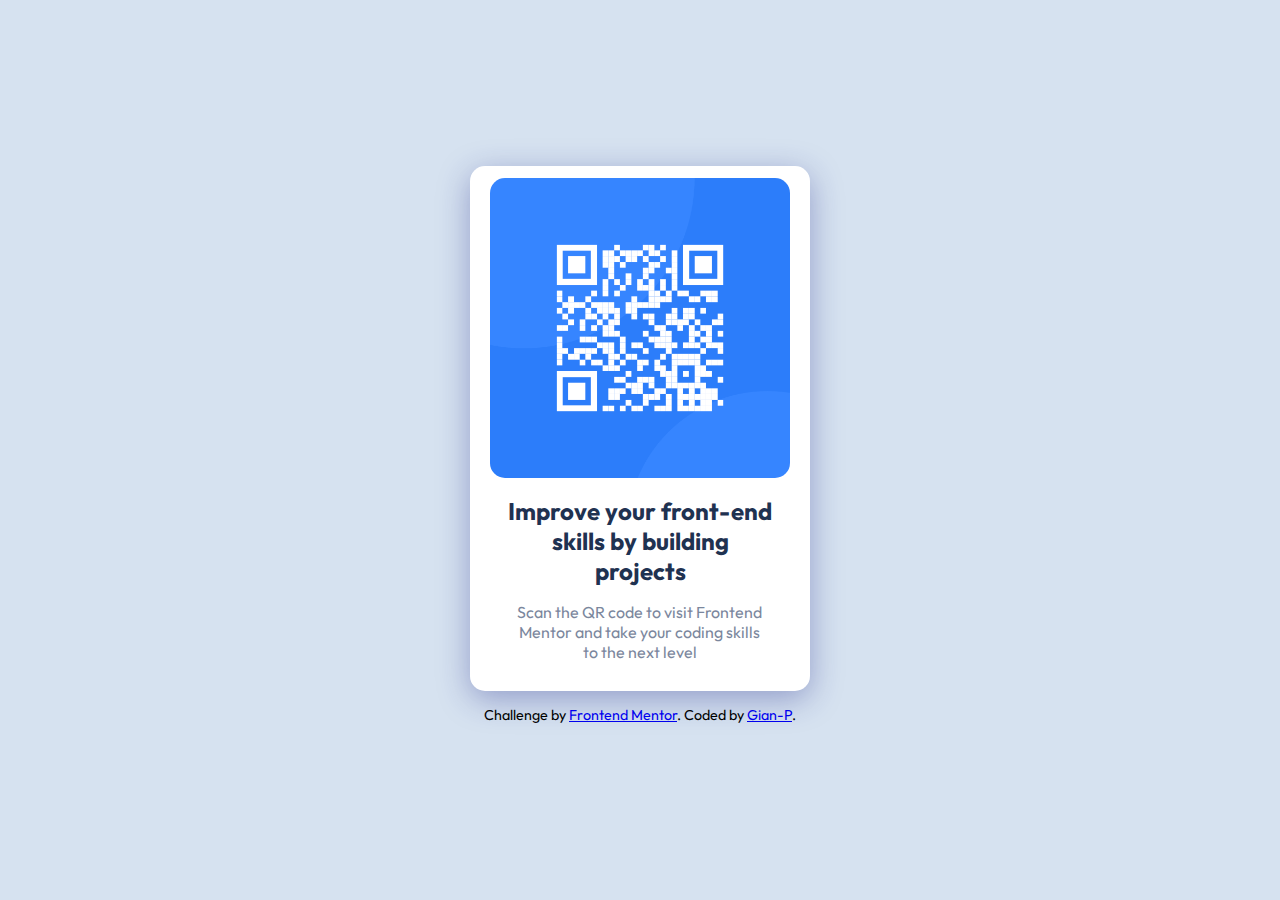
<file: Qr-code-component-challenge/index.html>
<!DOCTYPE html>
<html lang="en">
<head>
  <meta charset="UTF-8">
  <meta name="viewport" content="width=device-width, initial-scale=1.0">
  <link rel="stylesheet" href="style.css">
  <!-- displays site properly based on user's device -->
  <link rel="preconnect" href="https://fonts.googleapis.com">
  <link rel="preconnect" href="https://fonts.gstatic.com" crossorigin>
  <link href="https://fonts.googleapis.com/css2?family=Outfit:wght@400;700&display=swap" rel="stylesheet">
  <link rel="icon" type="image/png" sizes="32x32" href="./images/favicon-32x32.png">
  
  <title>Frontend Mentor | QR code component</title>

  <!-- Feel free to remove these styles or customise in your own stylesheet 👍 -->
  <style>
    .attribution { font-size: 11px; text-align: center; }
    .attribution a { color: hsl(228, 45%, 44%); }
  </style>
</head>
<body>
  <div class="container">
    <img src="images/image-qr-code.png" alt="Qr photo">
    <h2>Improve your front-end skills by building projects</h2>
    <p>Scan the QR code to visit Frontend Mentor and take your coding skills to the next level</p>
  </div>
  <div class="footer">
    Challenge by <a href="https://www.frontendmentor.io?ref=challenge" target="_blank">Frontend Mentor</a>. 
    Coded by <a href="https://github.com/Gian-P" target="_blank">Gian-P</a>.
  </div>
</body>
</html>
</file>
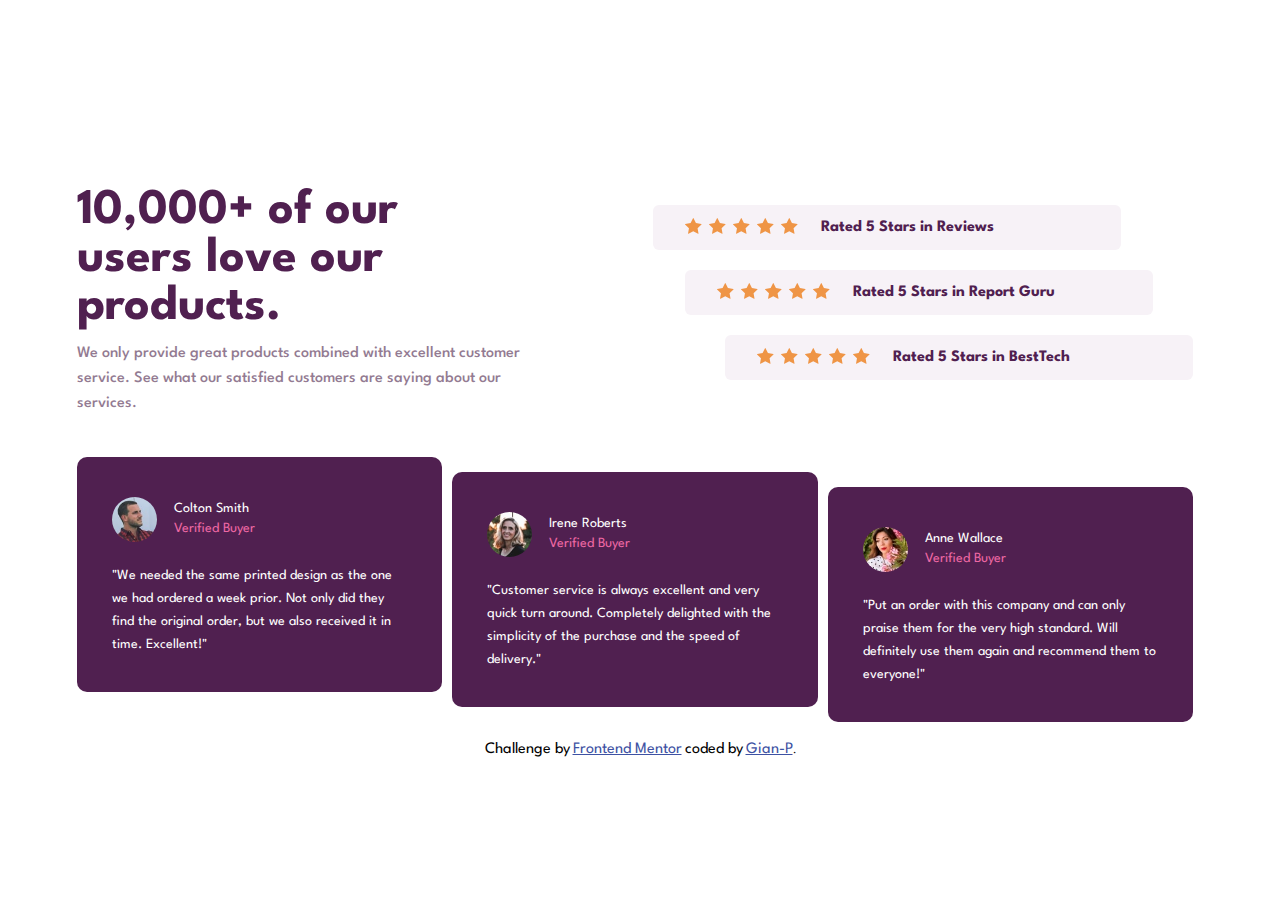
<file: Social-proof-section-master-flexbox/index.html>
<!DOCTYPE html>
<html lang="en">
  <head>
    <meta charset="UTF-8" />
    <meta name="viewport" content="width=device-width, initial-scale=1.0" />
    <!-- displays site properly based on user's device -->

    <link
      rel="icon"
      type="image/png"
      sizes="32x32"
      href="./images/favicon-32x32.png"
    />

    <title>Frontend Mentor | Social proof section</title>
    <link rel="stylesheet" href="style.css">
    <link rel="preconnect" href="https://fonts.googleapis.com">
    <link rel="preconnect" href="https://fonts.gstatic.com" crossorigin>
    <link href="https://fonts.googleapis.com/css2?family=Spartan:wght@400;500;700&display=swap" rel="stylesheet">
    <script src="./script.js" defer></script>
    <!-- Feel free to remove these styles or customise in your own stylesheet 👍 -->
    <style>
      .attribution {
        font-size: 11px;
        text-align: center;
      }
      .attribution a {
        color: hsl(228, 45%, 44%);
      }
    </style>
  </head>
  <body>
    <div class="main-container">
      <div class="header-container">
        <div class="RightSide-header-container">
          <h1>
            10,000+ of our users love our products.
          </h1>
          <p>
            We only provide great products combined with excellent customer service.
            See what our satisfied customers are saying about our services.
          </p>
        </div>
      <br>
      <br>
        <div class="LeftSide-header-container">
          <span class="first-5-stars Common-star-styles">
            <div class="stars-container1 star-styles">
            </div>
            <span class="common-span-class">
              Rated 5 Stars in Reviews
            </span> 
          </span>
          <span class="second-5-stars Common-star-styles">
            <div class="stars-container2 star-styles">
            </div>
            <span class="common-span-class">
              Rated 5 Stars in Report Guru
            </span>
          </span>
          <span class="third-5-stars Common-star-styles">
            <div class="stars-container3 star-styles">
            </div>
            <span class="common-span-class">
              Rated 5 Stars in BestTech
            </span>
          </span>
        </div>
      </div>
      <br>
      <div class="footer-container">
        <div class="Card1-footer-container Card-Common-Styles Coltons-div">
          <div class="div-card-common-styles">
            <img src="./images/image-colton.jpg" alt="Foto de Colton" class="common-img-styles">
            <span class="CommonStyles name">Colton Smith</span>
            <span class="CommonStyles tag">Verified Buyer</span>
            <p class="Card-paragraph-Common-Styles">
              "We needed the same printed design as the one we had ordered a week prior.
              Not only did they find the original order, but we also received it in time.
              Excellent!"
            </p>
          </div>
        </div>
        <br>
        <div class="Card2-footer-container Card-Common-Styles Irenes-div">
          <div class="div-card-common-styles">
            <img src="./images/image-irene.jpg" alt="Foto de Irene" class="common-img-styles">
            <span class="CommonStyles name">Irene Roberts</span>
            <span class="CommonStyles tag">Verified Buyer</span> 
            <p class="Card-paragraph-Common-Styles">
              "Customer service is always excellent and very quick turn around. Completely
              delighted with the simplicity of the purchase and the speed of delivery."
            </p>
          </div>
        </div>
        <br>
        <div class="Card3-footer-container Card-Common-Styles Annes-div">
          <div class="div-card-common-styles">
            <img src="./images/image-anne.jpg" alt="Foto de Anne" class="common-img-styles">
            <span class="CommonStyles name">Anne Wallace</span>
            <span class="CommonStyles tag">Verified Buyer</span> 
            <p class="Card-paragraph-Common-Styles">
              "Put an order with this company and can only praise them for the very high
              standard. Will definitely use them again and recommend them to everyone!"
            </p>
          </div>
        </div>
      </div>
    </div>
    <br>
    <div class="attribution">
      <span class="footer">Challenge by</span>
      <a href="https://www.frontendmentor.io?ref=challenge" target="_blank"
        >Frontend Mentor</a
      > <span class="footer">coded by</span> <a href="https://github.com/Gian-P" target="_blank">Gian-P</a>.
    </div>
  </body>
</html>
</file>
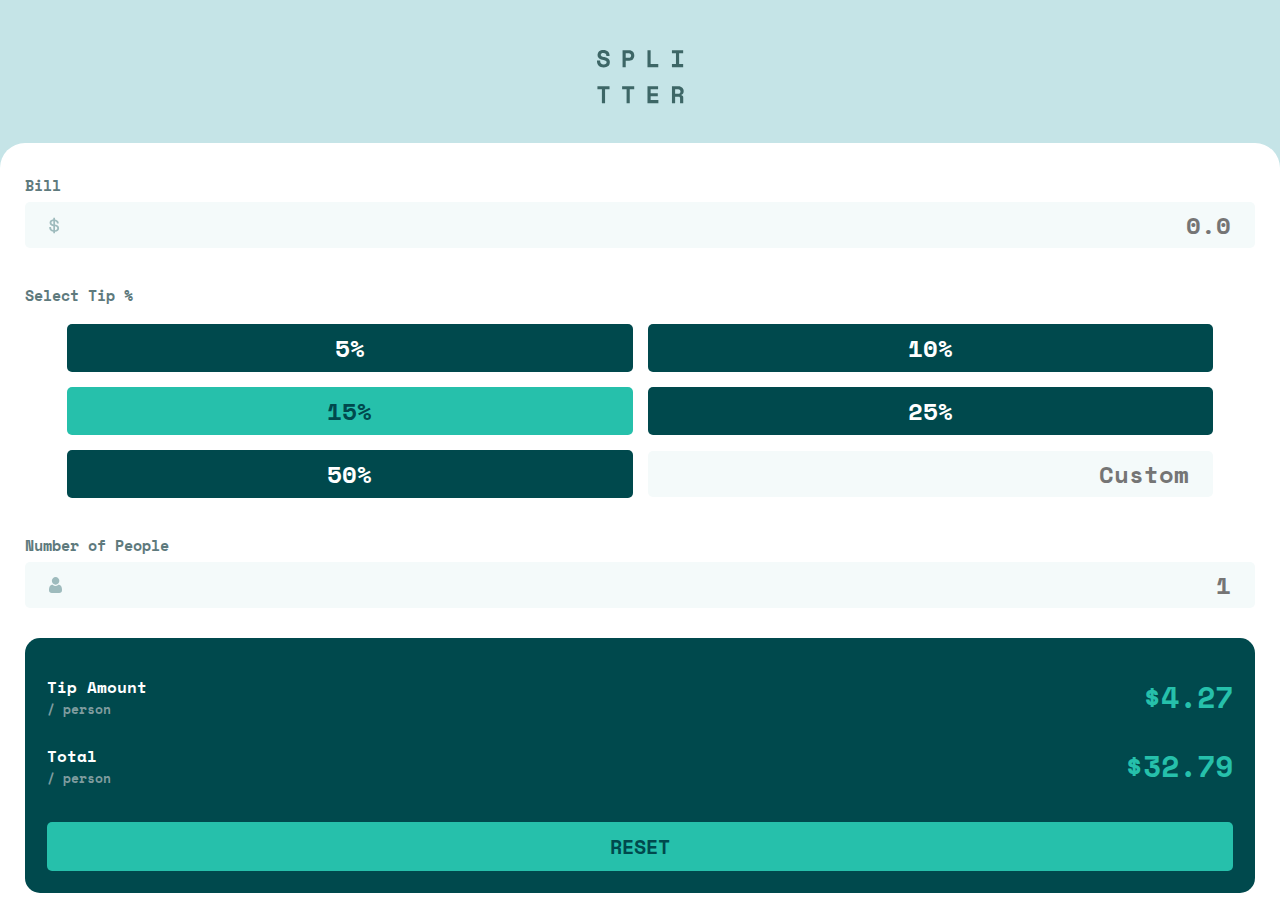
<file: tip-calculator-app-main-challenge/index.html>
<!DOCTYPE html>
<html lang="en">
<head>
    <meta charset="UTF-8">
    <meta http-equiv="X-UA-Compatible" content="IE=edge">
    <meta name="viewport" content="width=device-width, initial-scale=1.0">
    <!-- Fonts -->
    <link rel="preconnect" href="https://fonts.googleapis.com">
    <link rel="preconnect" href="https://fonts.gstatic.com" crossorigin>
    <link href="https://fonts.googleapis.com/css2?family=Space+Mono:wght@400;700&display=swap" rel="stylesheet"> 
    <link rel="stylesheet" href="./styles/styles.css">
    <title>Tip Calculator App - Frontendmentor Challenge</title>
</head>
<body>
    <div class="container">
        <div class="logo">
            <img src="./images/logo.svg" alt="logo">
        </div>
        
        <div class="card">
            <div class="input">
                <div class="bill-container">
                    <div class="label-wrapper">
                        <label for="inp-bill">Bill</label>
                    </div>

                    <div class="inp-wrapper">
                        <input class="inp-text" type="text" name="inp-bill" id="inp-bill" placeholder="0.0">
                        <img src="./images/icon-dollar.svg" alt="dollar-icon">
                    </div>
                </div>

                <div class="tip-container">
                    <div class="label-wrapper">
                        <label for="inp-tip">Select Tip %</label>
                    </div>
                    <div class="btn-wrapper">
                        <div class="btn tip">5%</div>
                        <div class="btn tip">10%</div>
                        <div class="btn tip btn-active">15%</div>
                        <div class="btn tip">25%</div>
                        <div class="btn tip">50%</div>
                        <input class="inp-text" type="text" name="inp-tip" id="inp-tip" placeholder="Custom">
                    </div>
                </div>

                <div class="people-container">
                    <div class="label-wrapper">
                        <label for="inp-people">Number of People</label>
                        <div class="error-msg">Can't be zero</div>
                    </div>

                    <div class="inp-wrapper">
                        <input class="inp-text" type="text" name="inp-people" id="inp-people" placeholder="1">
                        <img src="./images/icon-person.svg" alt="person-icon">
                    </div>
                </div>
            </div>

            <div class="output">
                <div class="line-wrapper">
                    <div class="line-output">
                        <div class="title-wrapper">
                            <div class="title">Tip Amount</div>
                            <div class="desc">/ person</div>
                        </div>
                        <div class="value">$4.27</div>
                    </div>

                    <div class="line-output">
                        <div class="title-wrapper">
                            <div class="title">Total</div>
                            <div class="desc">/ person</div>
                        </div>
                        <div class="value">$32.79</div>
                    </div>
                </div>
                <div class="btn reset">Reset</div>
            </div>
        </div>
    </div>

    <script src="./js/app.js"></script>
</body>
</html>
</file>
<file: Qr-code-component-challenge/style.css>
:root {
  --White: hsl(0, 0%, 100%);
  --Light-gray: hsl(212, 45%, 89%);
  --Grayish-blue: hsl(220, 15%, 55%);
  --Dark-blue: hsl(218, 44%, 22%);
  --Outfit: 'Outfit', sans-serif;
}
*{
  font-family: var(--Outfit);
}
body{
  background-color: hsl(212, 45%, 89%);
  display: flex;
  flex-direction: column;
  justify-content: center;
  align-items: center;
  height: 97vh;
}
.container{
  display: flex;
  flex-direction: column;
  justify-content: center;
  align-items: center;
  width: 340px;
  height: 525px;
  border-radius: 15px;
  background-color: var(--White);
  box-shadow: 0 8px 32px 0 rgb(31 38 135 / 37%);
}

.container img{
  width: 300px;
  height: 300px;
  border-radius: 15px;
}

.container h2{
  color: var(--Dark-blue);
  text-align: center;
  width: 80%;
  margin-top: 18px;
  margin-bottom: 0;
}
.container p{
  color: var(--Grayish-blue);
  font-size: 16px;
  text-align: center;
  width: 76%;
}

.footer{
  font-size: 14.3px;
  margin-top: 15px;
}
.footer a:visited{
  text-decoration: none;
  color: black;
}
</file>
<file: Social-proof-section-master-flexbox/style.css>
:root{
  --Very-Dark-Magenta-color: hsl(300, 43%, 22%);
  --Soft-Pink-color: hsl(333, 80%, 67%);
  --Dark-Grayish-Magenta-color: hsl(303, 10%, 53%);
  --Light-Grayish-Magenta-color: hsl(300, 24%, 96%);
  --White-color: hsl(0, 0%, 100%);
}
body{
  display: flex;
  flex-direction: column;
  align-items: center;
  margin: 0;
  justify-content: center;
  height: 100vh;
}
*{
  font-family: 'Spartan', sans-serif;
}
.main-container{
  display: flex;
  flex-direction: column;
  width: 88vw;
  margin-top: 10px;
}

.header-container{
  display: flex;
  justify-content: space-between;
}

.footer-container{
  display: flex;
  align-items: end;
  justify-content: space-between;
  height: -webkit-fill-available;
}

.RightSide-header-container h1{
  font-size: 50px;
  width: 30vw;
  margin-bottom: 0;
  color: var(--Very-Dark-Magenta-color);
  line-height: 48px;
}


.RightSide-header-container p{
  width: 36vw;
  color: var(--Dark-Grayish-Magenta-color);
  font-weight: 500;
  margin-top: 10px;
  line-height: 25px;
}

.LeftSide-header-container{
  display: flex;
  flex-direction: column;
  justify-content: center;
  align-items: flex-end;
  width: 51vw;
}

.CommonStyles{
  position: absolute;
  margin-left: 17px;
}

.tag{
  margin-top: 25px;
  color: var(--Soft-Pink-color);
}

.name{
  margin-top: 5px;
  color: var(--White-color);
}

.Card-Common-Styles{
  background-color: var(--Very-Dark-Magenta-color);
  margin: 10px 10px 10px 0px;
  border-radius: 10px;
  width: 382px; 
  height: 235px
}

.Card-paragraph-Common-Styles{
  color: var(--White-color);
  margin-top: 19px;
  line-height: 23px;
}

.div-card-common-styles{
  padding: 40px 35px 0px 35px;
  font-size: 14px;
}

.common-img-styles{
  border-radius: 40px;
  width: 45px;
  height: 45px;
}

.Common-star-styles{
  display: flex;
  align-items: center;
  width: 468px;
  background-color:var(--Light-Grayish-Magenta-color);
  margin: 10px;
  height: 45px;
  color: var(--Very-Dark-Magenta-color);
  border-radius: 6px;
}

.star-img{
  padding-left: 10px;
}

.Coltons-div{
  margin-bottom: 35px;
}
.Irenes-div{
  margin-bottom: 20px;
}
.Annes-div{
  margin-bottom: 4.5px;
}

.first-5-stars{
  margin-right: 82px;
}

.second-5-stars{
  margin-right: 50px;
}

.star-styles{
  padding-left: 25px;
}

.star{
  padding-left: 7px;
}

.common-span-class{
  padding-left: 23px;
  font-weight: 700;
}

.attribution a{
  font-size: 16px;
}

.footer{
  font-size: 16px;
}
</file>
<file: tip-calculator-app-main-challenge/styles/styles.css>
* {
  margin: 0;
  padding: 0;
  -webkit-box-sizing: border-box;
          box-sizing: border-box;
}

html {
  font-size: 62.5%;
}

body {
  font-family: 'Space Mono', monospace;
  background-color: #c5e4e7;
}

.container {
  width: 100%;
  display: -webkit-box;
  display: -ms-flexbox;
  display: flex;
  -webkit-box-align: center;
      -ms-flex-align: center;
          align-items: center;
  -webkit-box-pack: center;
      -ms-flex-pack: center;
          justify-content: center;
  -webkit-box-orient: vertical;
  -webkit-box-direction: normal;
      -ms-flex-direction: column;
          flex-direction: column;
}

.logo {
  margin: 5rem 0 3.5rem 0;
}

.card {
  background-color: white;
  width: 100%;
  border-top-left-radius: 2.5rem;
  border-top-right-radius: 2.5rem;
  display: -webkit-box;
  display: -ms-flexbox;
  display: flex;
  -webkit-box-orient: vertical;
  -webkit-box-direction: normal;
      -ms-flex-direction: column;
          flex-direction: column;
  -webkit-box-align: center;
      -ms-flex-align: center;
          align-items: center;
  -webkit-box-pack: center;
      -ms-flex-pack: center;
          justify-content: center;
  gap: 3rem;
  padding: 2.5rem;
}

.card .input {
  width: 100%;
  display: -webkit-box;
  display: -ms-flexbox;
  display: flex;
  -webkit-box-orient: vertical;
  -webkit-box-direction: normal;
      -ms-flex-direction: column;
          flex-direction: column;
  gap: 3rem;
}

.card .input .label-wrapper {
  display: -webkit-box;
  display: -ms-flexbox;
  display: flex;
  -webkit-box-align: center;
      -ms-flex-align: center;
          align-items: center;
  -webkit-box-pack: justify;
      -ms-flex-pack: justify;
          justify-content: space-between;
  padding: 0.6rem 0;
}

.card .input .label-wrapper label {
  color: #5e7a7d;
  font-size: 1.5rem;
  font-weight: 700;
}

.card .input .label-wrapper .error-msg {
  color: indianred;
  font-weight: 700;
  font-size: 1.5rem;
  opacity: 0;
}

.card .input .label-wrapper .show-error-msg {
  -webkit-transition: opacity 1s ease-in-out;
  transition: opacity 1s ease-in-out;
  opacity: 1;
}

.card .input .inp-text {
  background-color: #f4fafa;
  border: none;
  width: 100%;
  border-radius: 0.5rem;
  color: #00494d;
  font-family: 'Space Mono', monospace;
  font-size: 2.4rem;
  font-weight: 700;
  text-align: right;
  padding: 0.5rem 2.4rem;
}

.card .input .inp-text:focus {
  outline: none;
  border: 2px solid #26c0ab;
}

.card .input .inp-wrapper {
  position: relative;
}

.card .input .inp-wrapper img {
  position: absolute;
  left: 2.4rem;
  top: 1.5rem;
}

.card .input .btn-wrapper {
  display: -webkit-box;
  display: -ms-flexbox;
  display: flex;
  -webkit-box-align: center;
      -ms-flex-align: center;
          align-items: center;
  -webkit-box-pack: center;
      -ms-flex-pack: center;
          justify-content: center;
  -ms-flex-wrap: wrap;
      flex-wrap: wrap;
  gap: 1.5rem;
  padding-top: 1.2rem;
}

.card .input .btn-wrapper .btn {
  width: 46%;
  text-align: center;
  background-color: #00494d;
  color: white;
  font-size: 2.4rem;
  font-weight: 700;
  border-radius: 0.5rem;
  padding: 0.6rem 0;
  -webkit-transition: all 0.5s ease;
  transition: all 0.5s ease;
}

.card .input .btn-wrapper .btn:hover {
  background-color: #9fe8df;
}

.card .input .btn-wrapper .btn-active {
  background-color: #26c0ab;
  color: #00494d;
}

.card .input .btn-wrapper .inp-text {
  width: 46%;
}

.card .output {
  background-color: #00494d;
  width: 100%;
  border-radius: 1.5rem;
  padding: 2.2rem;
}

.card .output .line-wrapper .line-output {
  display: -webkit-box;
  display: -ms-flexbox;
  display: flex;
  -webkit-box-align: center;
      -ms-flex-align: center;
          align-items: center;
  -webkit-box-pack: justify;
      -ms-flex-pack: justify;
          justify-content: space-between;
  margin: 1.4rem 0 2.4rem 0;
}

.card .output .line-wrapper .line-output .title {
  color: white;
  font-weight: 700;
  font-size: 1.6rem;
}

.card .output .line-wrapper .line-output .desc {
  color: #7f9c9f;
  font-weight: 700;
  font-size: 1.3rem;
}

.card .output .line-wrapper .line-output .value {
  color: #26c0ab;
  font-weight: 700;
  font-size: 3rem;
}

.card .output .btn {
  width: 100%;
  background-color: #26c0ab;
  text-transform: uppercase;
  text-align: center;
  color: #00494d;
  font-size: 2rem;
  font-weight: 700;
  border-radius: 0.5rem;
  padding: 1rem 0;
  margin-top: 3.4rem;
  -webkit-transition: all 0.5s ease;
  transition: all 0.5s ease;
}

.card .output .btn:hover {
  background-color: #9fe8df;
}

@-webkit-keyframes show-err {
  0% {
    opacity: 0;
  }
  25% {
    opacity: 1;
  }
  75% {
    opacity: 1;
  }
  100% {
    opacity: 0;
  }
}

@keyframes show-err {
  0% {
    opacity: 0;
  }
  25% {
    opacity: 1;
  }
  75% {
    opacity: 1;
  }
  100% {
    opacity: 0;
  }
}

@media screen and (min-width: 1440px) {
  .card {
    width: 64%;
    -webkit-box-orient: horizontal;
    -webkit-box-direction: normal;
        -ms-flex-direction: row;
            flex-direction: row;
    border-radius: 2.5rem;
    -webkit-box-align: stretch;
        -ms-flex-align: stretch;
            align-items: stretch;
    padding: 3.4rem;
    gap: 1.5rem;
    -webkit-box-shadow: 0px 10px 20px rgba(0, 0, 0, 0.05), 0px 20px 30px rgba(0, 0, 0, 0.05);
            box-shadow: 0px 10px 20px rgba(0, 0, 0, 0.05), 0px 20px 30px rgba(0, 0, 0, 0.05);
  }
  .card .input {
    width: 105%;
    padding: 0 3.5rem 1.5rem 1.5rem;
  }
  .card .input .label-wrapper {
    padding: 1rem 0;
  }
  .card .input .btn-wrapper .btn {
    width: 30.5%;
  }
  .card .input .btn-wrapper .inp-text {
    width: 30.5%;
  }
  .card .output {
    width: 95%;
    display: -webkit-box;
    display: -ms-flexbox;
    display: flex;
    -webkit-box-orient: vertical;
    -webkit-box-direction: normal;
        -ms-flex-direction: column;
            flex-direction: column;
    -webkit-box-pack: justify;
        -ms-flex-pack: justify;
            justify-content: space-between;
    padding: 4rem;
  }
  .card .output .line-wrapper .line-output {
    margin: 0.5rem 0 2.4rem 0;
  }
  .card .output .line-wrapper .line-output .value {
    font-size: 4.6rem;
  }
}
/*# sourceMappingURL=styles.css.map */
</file>
